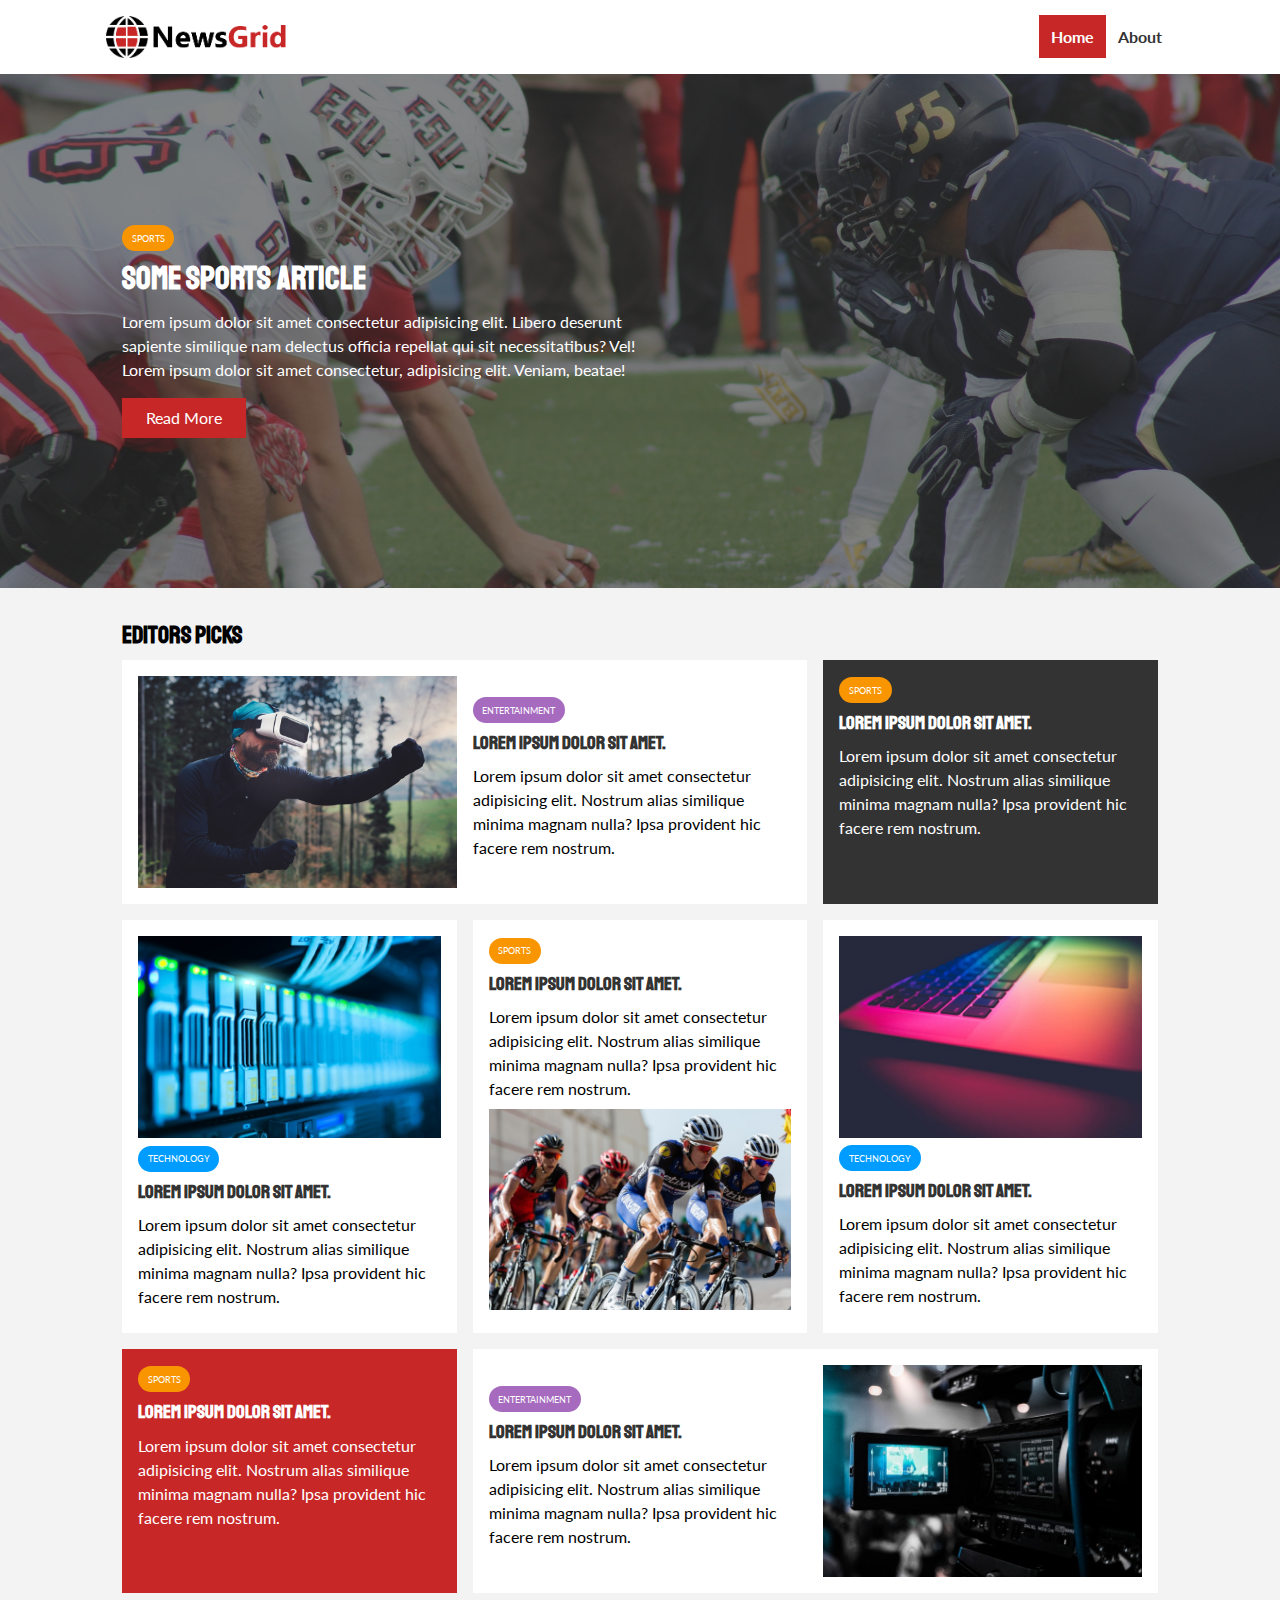
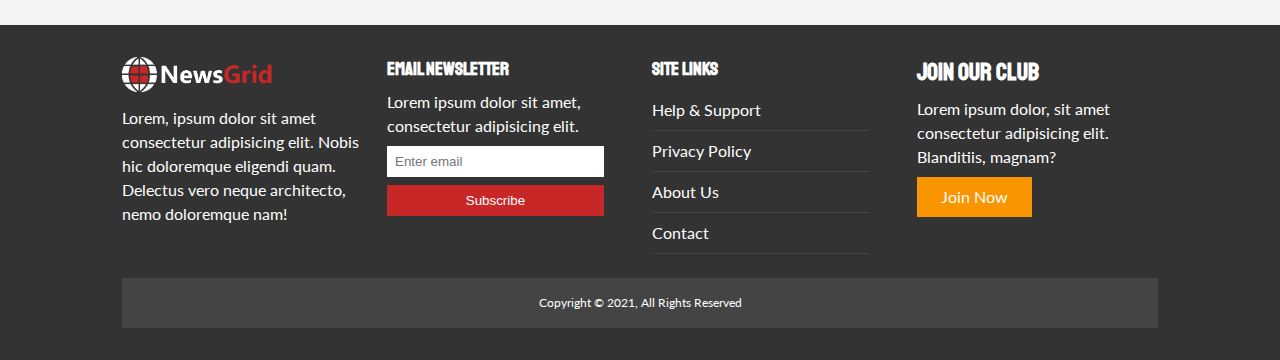
<file: index.html>
<!DOCTYPE html>
<html lang="en">
  <head>
    <meta charset="UTF-8" />
    <meta http-equiv="X-UA-Compatible" content="IE=edge" />
    <meta name="viewport" content="width=device-width, initial-scale=1.0" />
    <link rel="preconnect" href="https://fonts.gstatic.com" />
    <link
      href="https://fonts.googleapis.com/css2?family=Lato:wght@400;700&family=Staatliches&display=swap"
      rel="stylesheet"
    />
    <link
      rel="stylesheet"
      href="https://cdnjs.cloudflare.com/ajax/libs/font-awesome/5.15.3/css/all.min.css"
      integrity="sha512-iBBXm8fW90+nuLcSKlbmrPcLa0OT92xO1BIsZ+ywDWZCvqsWgccV3gFoRBv0z+8dLJgyAHIhR35VZc2oM/gI1w=="
      crossorigin="anonymous"
    />
    <link rel="stylesheet" href="./css/style.css" />
    <link
      rel="stylesheet"
      media="screen and (max-width: 768px)"
      href="./css/mobile.css"
    />
    <link rel="shortcut icon" type="image/x-icon" href="./favicon.ico" />
    <title>NewsGrid | Latest News</title>
  </head>
  <body>
    <nav id="main-nav">
      <div class="container">
        <img src="./img/logo.png" class="logo" alt="" />
        <div class="social">
          <a href="http://facebook.com" target="_blank"
            ><i class="fab fa-facebook fa-2x"></i
          ></a>
          <a href="http://twitter.com" target="_blank"
            ><i class="fab fa-twitter fa-2x"></i
          ></a>
          <a href="http://instagram.com" target="_blank"
            ><i class="fab fa-instagram fa-2x"></i
          ></a>
          <a href="http://youtube.com" target="_blank"
            ><i class="fab fa-youtube fa-2x"></i
          ></a>
        </div>
        <ul>
          <li><a class="current" href="index.html">Home</a></li>
          <li><a href="about.html">About</a></li>
        </ul>
      </div>
    </nav>

    <header id="showcase">
      <div class="container">
        <div class="showcase-container">
          <div class="showcase-content">
            <div class="category category-sports">Sports</div>
            <h1>Some Sports Article</h1>
            <p>
              Lorem ipsum dolor sit amet consectetur adipisicing elit. Libero
              deserunt sapiente similique nam delectus officia repellat qui sit
              necessitatibus? Vel! Lorem ipsum dolor sit amet consectetur,
              adipisicing elit. Veniam, beatae!
            </p>
            <a href="./article.html" class="btn btn-primary">Read More</a>
          </div>
        </div>
      </div>
    </header>

    <section id="home-articles" class="py-2">
      <div class="container">
        <h2>Editors Picks</h2>
        <div class="articles-container">
          <article class="card">
            <img src="./img/articles/ent1.jpg" alt="" />
            <div>
              <div class="category category-ent">Entertainment</div>
              <h3>
                <a href="article.html">Lorem ipsum dolor sit amet.</a>
              </h3>
              <p>
                Lorem ipsum dolor sit amet consectetur adipisicing elit. Nostrum
                alias similique minima magnam nulla? Ipsa provident hic facere
                rem nostrum.
              </p>
            </div>
          </article>
          <article class="card bg-dark">
            <div class="category category-sports">Sports</div>
            <h3>
              <a href="article.html">Lorem ipsum dolor sit amet.</a>
            </h3>
            <p>
              Lorem ipsum dolor sit amet consectetur adipisicing elit. Nostrum
              alias similique minima magnam nulla? Ipsa provident hic facere rem
              nostrum.
            </p>
          </article>
          <article class="card">
            <img src="./img/articles/tech1.jpg" a />
            <div class="category category-tech">Technology</div>
            <h3>
              <a href="article.html">Lorem ipsum dolor sit amet.</a>
            </h3>
            <p>
              Lorem ipsum dolor sit amet consectetur adipisicing elit. Nostrum
              alias similique minima magnam nulla? Ipsa provident hic facere rem
              nostrum.
            </p>
          </article>
          <article class="card">
            <div class="category category-sports">Sports</div>
            <h3>
              <a href="article.html">Lorem ipsum dolor sit amet.</a>
            </h3>
            <p>
              Lorem ipsum dolor sit amet consectetur adipisicing elit. Nostrum
              alias similique minima magnam nulla? Ipsa provident hic facere rem
              nostrum.
            </p>
            <img src="./img/articles/sports1.jpg" a />
          </article>
          <article class="card">
            <img src="./img/articles/tech2.jpg" a />
            <div class="category category-tech">Technology</div>
            <h3>
              <a href="article.html">Lorem ipsum dolor sit amet.</a>
            </h3>
            <p>
              Lorem ipsum dolor sit amet consectetur adipisicing elit. Nostrum
              alias similique minima magnam nulla? Ipsa provident hic facere rem
              nostrum.
            </p>
          </article>
          <article class="card bg-primary">
            <div class="category category-sports">Sports</div>
            <h3>
              <a href="article.html">Lorem ipsum dolor sit amet.</a>
            </h3>
            <p>
              Lorem ipsum dolor sit amet consectetur adipisicing elit. Nostrum
              alias similique minima magnam nulla? Ipsa provident hic facere rem
              nostrum.
            </p>
          </article>
          <article class="card">
            <div>
              <div class="category category-ent">Entertainment</div>
              <h3>
                <a href="article.html">Lorem ipsum dolor sit amet.</a>
              </h3>
              <p>
                Lorem ipsum dolor sit amet consectetur adipisicing elit. Nostrum
                alias similique minima magnam nulla? Ipsa provident hic facere
                rem nostrum.
              </p>
            </div>
            <img src="./img/articles/ent2.jpg" alt="" />
          </article>
        </div>
      </div>
    </section>
    <footer id="main-footer" class="py-2">
      <div class="container footer-container">
        <div>
          <img src="./img/logo_light.png" alt="" />
          <p>
            Lorem, ipsum dolor sit amet consectetur adipisicing elit. Nobis hic
            doloremque eligendi quam. Delectus vero neque architecto, nemo
            doloremque nam!
          </p>
        </div>
        <div>
          <h3>Email Newsletter</h3>
          <p>Lorem ipsum dolor sit amet, consectetur adipisicing elit.</p>
          <form name="contact" method="POST" data-netlify="true">
            <input type="email" name="email" placeholder="Enter email" />
            <input type="submit" value="Subscribe" class="btn btn-primary" />
          </form>
        </div>
        <div>
          <h3>Site Links</h3>
          <ul class="list">
            <li><a href="#">Help & Support</a></li>
            <li><a href="#">Privacy Policy</a></li>
            <li><a href="#">About Us</a></li>
            <li><a href="#">Contact</a></li>
          </ul>
        </div>
        <div>
          <h2>Join Our Club</h2>
          <p>
            Lorem ipsum dolor, sit amet consectetur adipisicing elit.
            Blanditiis, magnam?
          </p>
          <a href="#" class="btn btn-secondary">Join Now</a>
        </div>
        <div>
          <p>Copyright &copy; 2021, All Rights Reserved</p>
        </div>
      </div>
    </footer>
  </body>
</html>
</file>
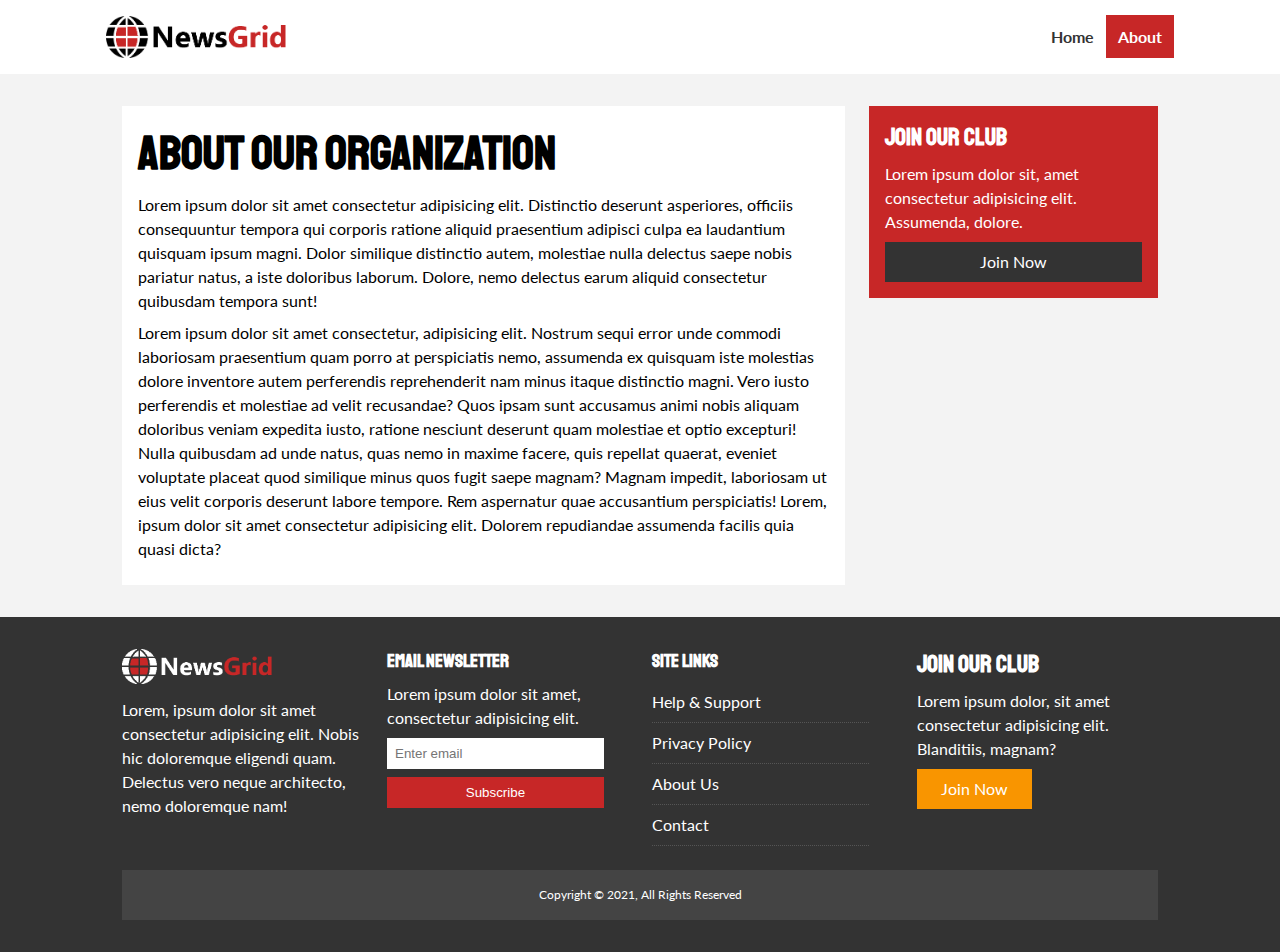
<file: about.html>
<!DOCTYPE html>
<html lang="en">
  <head>
    <meta charset="UTF-8" />
    <meta http-equiv="X-UA-Compatible" content="IE=edge" />
    <meta name="viewport" content="width=device-width, initial-scale=1.0" />
    <link rel="preconnect" href="https://fonts.gstatic.com" />
    <link
      href="https://fonts.googleapis.com/css2?family=Lato:wght@400;700&family=Staatliches&display=swap"
      rel="stylesheet"
    />
    <link
      rel="stylesheet"
      href="https://cdnjs.cloudflare.com/ajax/libs/font-awesome/5.15.3/css/all.min.css"
      integrity="sha512-iBBXm8fW90+nuLcSKlbmrPcLa0OT92xO1BIsZ+ywDWZCvqsWgccV3gFoRBv0z+8dLJgyAHIhR35VZc2oM/gI1w=="
      crossorigin="anonymous"
    />
    <link rel="stylesheet" href="./css/style.css" />
    <link
      rel="stylesheet"
      media="screen and (max-width: 768px)"
      href="./css/mobile.css"
    />
    <link rel="shortcut icon" type="image/x-icon" href="./favicon.ico" />
    <title>NewsGrid | About</title>
  </head>
  <body>
    <nav id="main-nav">
      <div class="container">
        <img src="./img/logo.png" class="logo" alt="" />
        <div class="social">
          <a href="http://facebook.com" target="_blank"
            ><i class="fab fa-facebook fa-2x"></i
          ></a>
          <a href="http://twitter.com" target="_blank"
            ><i class="fab fa-twitter fa-2x"></i
          ></a>
          <a href="http://instagram.com" target="_blank"
            ><i class="fab fa-instagram fa-2x"></i
          ></a>
          <a href="http://youtube.com" target="_blank"
            ><i class="fab fa-youtube fa-2x"></i
          ></a>
        </div>
        <ul>
          <li><a href="index.html">Home</a></li>
          <li><a class="current" href="about.html">About</a></li>
        </ul>
      </div>
    </nav>

    <section id="about">
      <div class="container">
        <div class="page-container">
          <article class="card">
            <h1 class="l-heading">About Our Organization</h1>
            <p>
              Lorem ipsum dolor sit amet consectetur adipisicing elit.
              Distinctio deserunt asperiores, officiis consequuntur tempora qui
              corporis ratione aliquid praesentium adipisci culpa ea laudantium
              quisquam ipsum magni. Dolor similique distinctio autem, molestiae
              nulla delectus saepe nobis pariatur natus, a iste doloribus
              laborum. Dolore, nemo delectus earum aliquid consectetur quibusdam
              tempora sunt!
            </p>
            <p>
              Lorem ipsum dolor sit amet consectetur, adipisicing elit. Nostrum
              sequi error unde commodi laboriosam praesentium quam porro at
              perspiciatis nemo, assumenda ex quisquam iste molestias dolore
              inventore autem perferendis reprehenderit nam minus itaque
              distinctio magni. Vero iusto perferendis et molestiae ad velit
              recusandae? Quos ipsam sunt accusamus animi nobis aliquam
              doloribus veniam expedita iusto, ratione nesciunt deserunt quam
              molestiae et optio excepturi! Nulla quibusdam ad unde natus, quas
              nemo in maxime facere, quis repellat quaerat, eveniet voluptate
              placeat quod similique minus quos fugit saepe magnam? Magnam
              impedit, laboriosam ut eius velit corporis deserunt labore
              tempore. Rem aspernatur quae accusantium perspiciatis! Lorem,
              ipsum dolor sit amet consectetur adipisicing elit. Dolorem
              repudiandae assumenda facilis quia quasi dicta?
            </p>
          </article>
          <aside class="card bg-primary">
            <h2>Join Our Club</h2>
            <p>
              Lorem ipsum dolor sit, amet consectetur adipisicing elit.
              Assumenda, dolore.
            </p>
            <a href="#" class="btn btn-dark btn-block">Join Now</a>
          </aside>
        </div>
      </div>
    </section>

    <footer id="main-footer" class="py-2">
      <div class="container footer-container">
        <div>
          <img src="./img/logo_light.png" alt="" />
          <p>
            Lorem, ipsum dolor sit amet consectetur adipisicing elit. Nobis hic
            doloremque eligendi quam. Delectus vero neque architecto, nemo
            doloremque nam!
          </p>
        </div>
        <div>
          <h3>Email Newsletter</h3>
          <p>Lorem ipsum dolor sit amet, consectetur adipisicing elit.</p>
          <form name="contact" method="POST" data-netlify="true">
            <input type="email" name="email" placeholder="Enter email" />
            <input type="submit" value="Subscribe" class="btn btn-primary" />
          </form>
        </div>
        <div>
          <h3>Site Links</h3>
          <ul class="list">
            <li><a href="#">Help & Support</a></li>
            <li><a href="#">Privacy Policy</a></li>
            <li><a href="#">About Us</a></li>
            <li><a href="#">Contact</a></li>
          </ul>
        </div>
        <div>
          <h2>Join Our Club</h2>
          <p>
            Lorem ipsum dolor, sit amet consectetur adipisicing elit.
            Blanditiis, magnam?
          </p>
          <a href="#" class="btn btn-secondary">Join Now</a>
        </div>
        <div>
          <p>Copyright &copy; 2021, All Rights Reserved</p>
        </div>
      </div>
    </footer>
  </body>
</html>
</file>
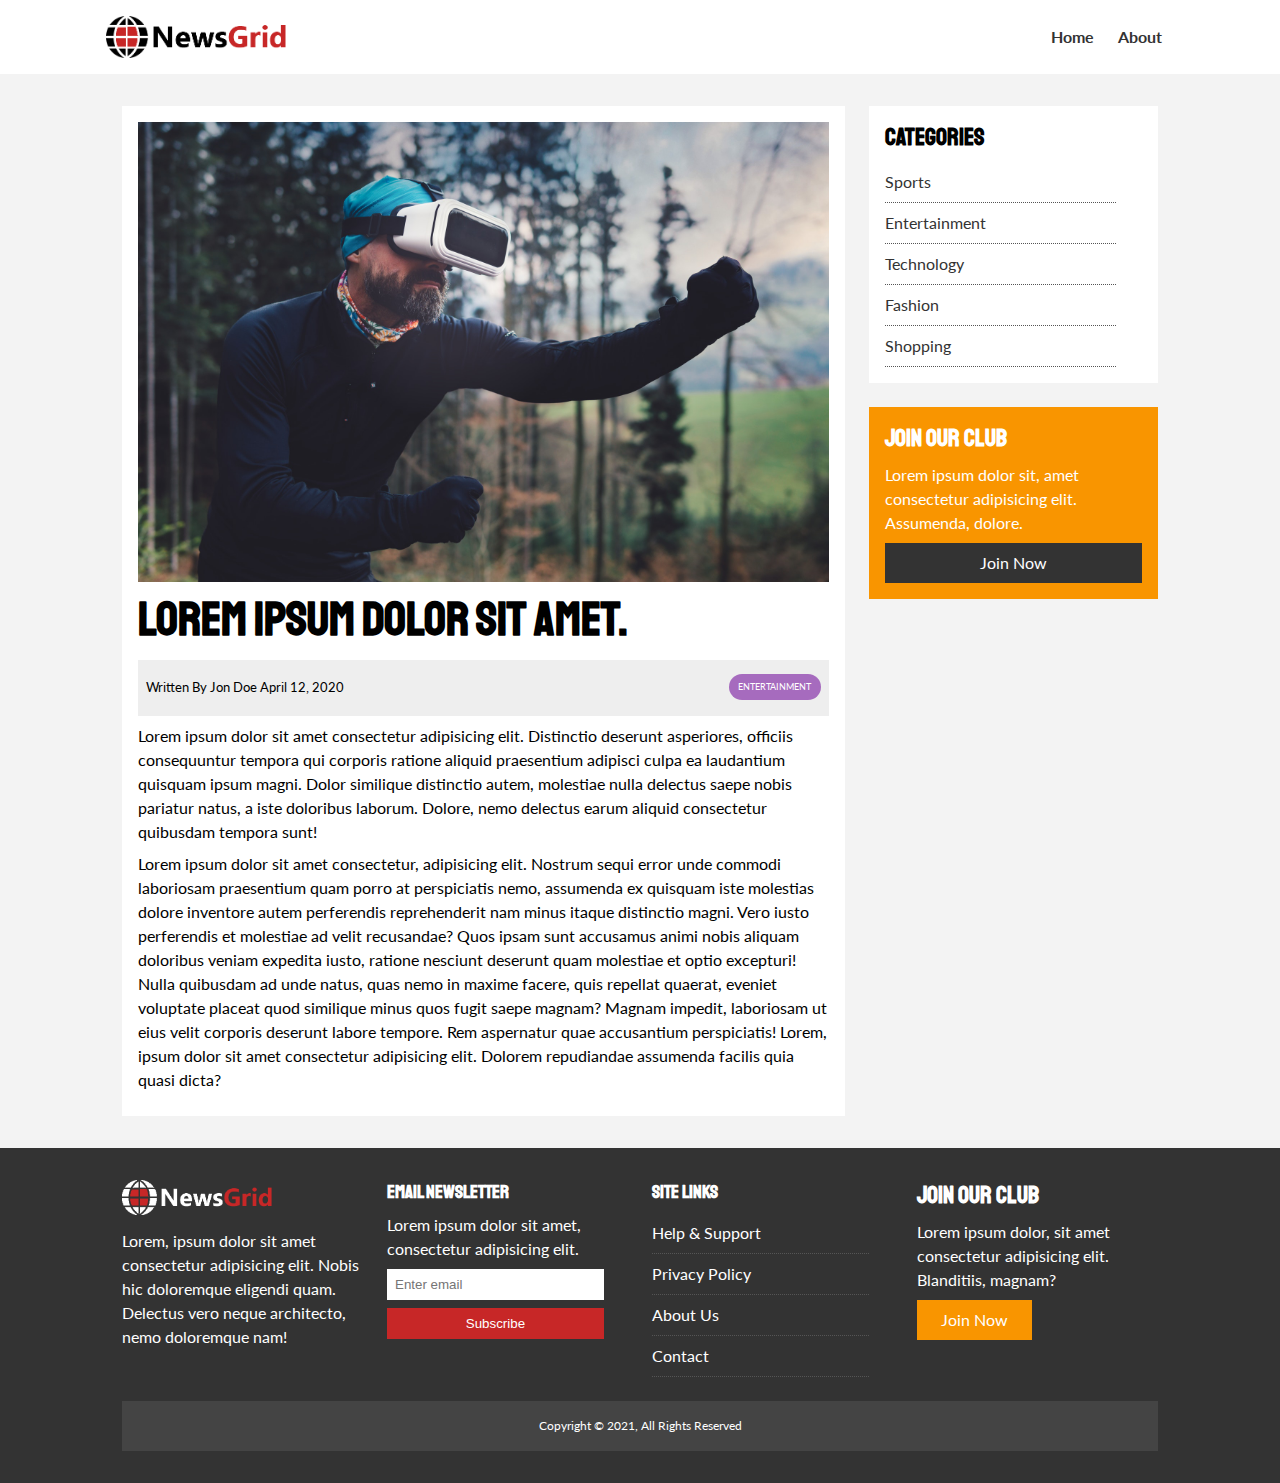
<file: article.html>
<!DOCTYPE html>
<html lang="en">
  <head>
    <meta charset="UTF-8" />
    <meta http-equiv="X-UA-Compatible" content="IE=edge" />
    <meta name="viewport" content="width=device-width, initial-scale=1.0" />
    <link rel="preconnect" href="https://fonts.gstatic.com" />
    <link
      href="https://fonts.googleapis.com/css2?family=Lato:wght@400;700&family=Staatliches&display=swap"
      rel="stylesheet"
    />
    <link
      rel="stylesheet"
      href="https://cdnjs.cloudflare.com/ajax/libs/font-awesome/5.15.3/css/all.min.css"
      integrity="sha512-iBBXm8fW90+nuLcSKlbmrPcLa0OT92xO1BIsZ+ywDWZCvqsWgccV3gFoRBv0z+8dLJgyAHIhR35VZc2oM/gI1w=="
      crossorigin="anonymous"
    />
    <link rel="stylesheet" href="./css/style.css" />
    <link
      rel="stylesheet"
      media="screen and (max-width: 768px)"
      href="./css/mobile.css"
    />
    <link rel="shortcut icon" type="image/x-icon" href="./favicon.ico" />
    <title>NewsGrid | Article</title>
  </head>
  <body>
    <nav id="main-nav">
      <div class="container">
        <img src="./img/logo.png" class="logo" alt="" />
        <div class="social">
          <a href="http://facebook.com" target="_blank"
            ><i class="fab fa-facebook fa-2x"></i
          ></a>
          <a href="http://twitter.com" target="_blank"
            ><i class="fab fa-twitter fa-2x"></i
          ></a>
          <a href="http://instagram.com" target="_blank"
            ><i class="fab fa-instagram fa-2x"></i
          ></a>
          <a href="http://youtube.com" target="_blank"
            ><i class="fab fa-youtube fa-2x"></i
          ></a>
        </div>
        <ul>
          <li><a href="index.html">Home</a></li>
          <li><a href="about.html">About</a></li>
        </ul>
      </div>
    </nav>

    <section id="article">
      <div class="container">
        <div class="page-container">
          <article class="card">
            <img src="./img/articles/ent1.jpg" alt="" />
            <h1 class="l-heading">Lorem ipsum dolor sit amet.</h1>
            <div class="meta">
              <small>
                <i class="fas fa-user"></i> Written By Jon Doe April 12, 2020
              </small>
              <div class="category category-ent">Entertainment</div>
            </div>
            <p>
              Lorem ipsum dolor sit amet consectetur adipisicing elit.
              Distinctio deserunt asperiores, officiis consequuntur tempora qui
              corporis ratione aliquid praesentium adipisci culpa ea laudantium
              quisquam ipsum magni. Dolor similique distinctio autem, molestiae
              nulla delectus saepe nobis pariatur natus, a iste doloribus
              laborum. Dolore, nemo delectus earum aliquid consectetur quibusdam
              tempora sunt!
            </p>
            <p>
              Lorem ipsum dolor sit amet consectetur, adipisicing elit. Nostrum
              sequi error unde commodi laboriosam praesentium quam porro at
              perspiciatis nemo, assumenda ex quisquam iste molestias dolore
              inventore autem perferendis reprehenderit nam minus itaque
              distinctio magni. Vero iusto perferendis et molestiae ad velit
              recusandae? Quos ipsam sunt accusamus animi nobis aliquam
              doloribus veniam expedita iusto, ratione nesciunt deserunt quam
              molestiae et optio excepturi! Nulla quibusdam ad unde natus, quas
              nemo in maxime facere, quis repellat quaerat, eveniet voluptate
              placeat quod similique minus quos fugit saepe magnam? Magnam
              impedit, laboriosam ut eius velit corporis deserunt labore
              tempore. Rem aspernatur quae accusantium perspiciatis! Lorem,
              ipsum dolor sit amet consectetur adipisicing elit. Dolorem
              repudiandae assumenda facilis quia quasi dicta?
            </p>
          </article>
          <aside id="category" class="card">
            <h2>Categories</h2>
            <ul class="list">
              <li>
                <a href="#"><i class="fas fa-chevron-right"></i> Sports</a>
              </li>
              <li>
                <a href="#"
                  ><i class="fas fa-chevron-right"></i> Entertainment</a
                >
              </li>
              <li>
                <a href="#"><i class="fas fa-chevron-right"></i> Technology</a>
              </li>
              <li>
                <a href="#"><i class="fas fa-chevron-right"></i> Fashion</a>
              </li>
              <li>
                <a href="#"><i class="fas fa-chevron-right"></i> Shopping</a>
              </li>
            </ul>
          </aside>
          <aside class="card bg-secondary">
            <h2>Join Our Club</h2>
            <p>
              Lorem ipsum dolor sit, amet consectetur adipisicing elit.
              Assumenda, dolore.
            </p>
            <a href="#" class="btn btn-dark btn-block">Join Now</a>
          </aside>
        </div>
      </div>
    </section>

    <footer id="main-footer" class="py-2">
      <div class="container footer-container">
        <div>
          <img src="./img/logo_light.png" alt="" />
          <p>
            Lorem, ipsum dolor sit amet consectetur adipisicing elit. Nobis hic
            doloremque eligendi quam. Delectus vero neque architecto, nemo
            doloremque nam!
          </p>
        </div>
        <div>
          <h3>Email Newsletter</h3>
          <p>Lorem ipsum dolor sit amet, consectetur adipisicing elit.</p>
          <form name="contact" method="POST" data-netlify="true">
            <input type="email" name="email" placeholder="Enter email" />
            <input type="submit" value="Subscribe" class="btn btn-primary" />
          </form>
        </div>
        <div>
          <h3>Site Links</h3>
          <ul class="list">
            <li><a href="#">Help & Support</a></li>
            <li><a href="#">Privacy Policy</a></li>
            <li><a href="#">About Us</a></li>
            <li><a href="#">Contact</a></li>
          </ul>
        </div>
        <div>
          <h2>Join Our Club</h2>
          <p>
            Lorem ipsum dolor, sit amet consectetur adipisicing elit.
            Blanditiis, magnam?
          </p>
          <a href="#" class="btn btn-secondary">Join Now</a>
        </div>
        <div>
          <p>Copyright &copy; 2021, All Rights Reserved</p>
        </div>
      </div>
    </footer>
  </body>
</html>
</file>
<file: css/style.css>
:root {
  --primary-color: #c72727;
  --secondary-color: #f99500;
  --light-color: #f3f3f3;
  --dark-color: #333;
  --max-width: 1100px;
}

.category {
  --sport-color: #f99500;
  --ent-color: #a66bbe;
  --tech-color: #009cff;
}
/* 
font-family: 'Lato', sans-serif;

font-family: 'Staatliches', cursive; */

* {
  margin: 0;
  padding: 0;
  box-sizing: border-box;
}

body {
  font-family: "Lato", sans-serif;
  line-height: 1.5;
  background: var(--light-color);
}

a {
  color: #333;
  text-decoration: none;
}

p {
  margin: 0.5rem 0;
}

ul {
  list-style: none;
}

img {
  width: 100%;
}

h1,
h2,
h3,
h4,
h5,
h6 {
  font-family: "Staatliches", cursive;
  margin-bottom: 0.55rem;
  line-height: 1.3;
}

/* Utility */

.container {
  max-width: var(--max-width);
  margin: auto;
  padding: 0 2rem;
  overflow: hidden;
}

.category {
  display: inline-block;
  color: #fff;
  font-size: 0.55rem;
  text-transform: uppercase;
  padding: 0.4rem 0.6rem;
  border-radius: 15px;
  margin-bottom: 0.5rem;
}

.category-sports {
  background: var(--sport-color);
}

.category-ent {
  background: var(--ent-color);
}

.category-tech {
  background: var(--tech-color);
}

.btn {
  display: inline-block;
  border: none;
  background: var(--dark-color);
  cursor: pointer;
  padding: 0.5rem 1.5rem;
  color: #fff;
}

.btn-block {
  display: block;
  width: 100%;
  text-align: center;
}

.btn:hover {
  opacity: 0.8;
}

.btn-light {
  background: var(--light-color);
}

.btn-primary {
  background: var(--primary-color);
}

.btn-secondary {
  background: var(--secondary-color);
}

.card {
  background: #fff;
  padding: 1rem;
}

.bg-dark {
  background: var(--dark-color);
  color: #fff;
}

.bg-primary {
  background: var(--primary-color);
  color: #fff;
}

.bg-secondary {
  background: var(--secondary-color);
  color: #fff;
}

.bg-dark h1,
.bg-dark h2,
.bg-dark h3,
.bg-dark a,
.bg-primary h1,
.bg-primary h2,
.bg-primary h3,
.bg-primary a,
.bg-secondary h1,
.bg-secondary h2,
.bg-secondary h3,
.bg-secondary a {
  color: #fff;
}

.py-1 {
  padding: 1.5rem 0;
}
.py-2 {
  padding: 2rem 0;
}

.py-3 {
  padding: 3rem 0;
}

.p-1 {
  padding: 1.5rem;
}
.p-2 {
  padding: 2rem;
}

.p-3 {
  padding: 3rem;
}

.list li {
  padding: 0.5rem 0;
  border-bottom: dotted 1px #555;
  width: 90%;
}

.page-container {
  display: grid;
  grid-template-columns: 5fr 2fr;
  margin: 2rem 0;
  gap: 1.5rem;
}

.page-container > *:first-child {
  grid-row: 1 / span 3;
}

.l-heading {
  font-size: 3rem;
}

/* .page-container > *:last-child {
  grid-row: 1 / span 1;
} */

#main-nav {
  background: #fff;
  position: sticky;
  top: 0;
  left: 0;
  z-index: 2;
}

#main-nav .container {
  display: grid;
  grid-template-columns: 6fr 3fr 2fr;
  padding: 1rem;
  align-items: center;
}

#main-nav .logo {
  width: 180px;
}

#main-nav ul {
  justify-self: end;
  display: flex;
}

#main-nav a {
  padding: 0.75rem;
  font-weight: bold;
}

#main-nav ul li a.current {
  background: var(--primary-color);
  color: #fff;
}

#main-nav ul li a:hover {
  background: var(--light-color);
  color: var(--dark-color);
}

#main-nav .social {
  justify-self: center;
}

#main-nav .social i {
  color: #777;
  margin-right: 0.2rem;
}

/* Showcase */

#showcase {
  color: #fff;
  background: #333;
  padding: 2rem;
  position: relative;
}

#showcase::before {
  content: "";
  position: absolute;
  top: 0;
  left: 0;
  right: 0;
  bottom: 0;
  background: url(../img/featured.jpg) no-repeat center center/cover;
  opacity: 0.4;
}

#showcase .showcase-container {
  display: grid;
  grid-template-columns: repeat(2, 1fr);
  align-items: center;
  height: 50vh;
}

#showcase .showcase-content {
  position: relative;
  z-index: 1;
}

#showcase p {
  margin-bottom: 1rem;
}

/* Home Articles */
#home-articles .articles-container {
  display: grid;
  grid-template-columns: repeat(3, 1fr);
  gap: 1rem;
}

#home-articles .articles-container > *:first-child,
#home-articles .articles-container > *:last-child {
  grid-column: span 2;
  display: grid;
  grid-template-columns: repeat(2, 1fr);
  gap: 1rem;
  align-items: center;
}

#main-footer {
  background: var(--dark-color);
  color: #fff;
}

#main-footer img {
  width: 150px;
}

#main-footer a {
  color: #fff;
}

#main-footer .footer-container {
  display: grid;
  grid-template-columns: repeat(4, 1fr);
  gap: 1.5rem;
}

#main-footer .footer-container > *:last-child {
  text-align: center;
  background: #444;
  grid-column: 1 / -1;
  padding: 0.5rem;
  font-size: 0.75rem;
}

#main-footer .footer-container input[type="email"] {
  width: 90%;
  padding: 0.5rem;
  margin-bottom: 0.5rem;
  border: none;
  outline: solid 1px #333;
}

#main-footer .footer-container input[type="submit"] {
  width: 90%;
}

#main-footer .list li a:hover {
  color: var(--primary-color);
}

#article .meta {
  display: flex;
  justify-content: space-between;
  align-items: center;
  background: #eee;
  padding: 0.5rem;
}

#article .meta .category {
  margin-top: 0.4rem;
}
</file>
<file: css/mobile.css>
#main-nav .social {
  display: none;
}

#main-nav .container {
  grid-template-columns: 1fr;
  gap: 1.2rem;
}

#main-nav ul,
#main-nav .logo {
  justify-self: center;
}

#main-nav ul li a {
  padding: 0.5rem;
}

#home-articles .articles-container {
  grid-template-columns: repeat(2, 1fr);
}

#home-articles .articles-container > *:first-child,
#home-articles .articles-container > *:last-child {
  grid-template-columns: 1fr;
  grid-column: 1;
}

@media (max-width: 600px) {
  #showcase .showcase-container,
  #home-articles .articles-container,
  #main-footer .footer-container {
    grid-template-columns: 1fr;
  }

  #main-footer .footer-container > * {
    border-bottom: #444 dotted 1px;
    padding-bottom: 1rem;
  }

  #main-footer .footer-container > div:nth-of-type(3),
  #main-footer .footer-container > div:nth-of-type(4) {
    border: none;
  }

  .page-container {
    grid-template-columns: 1fr;
    text-align: center;
  }

  .page-container > *:first-child {
    grid-row: 1;
  }

  .l-heading {
    font-size: 2rem;
  }
}
</file>
